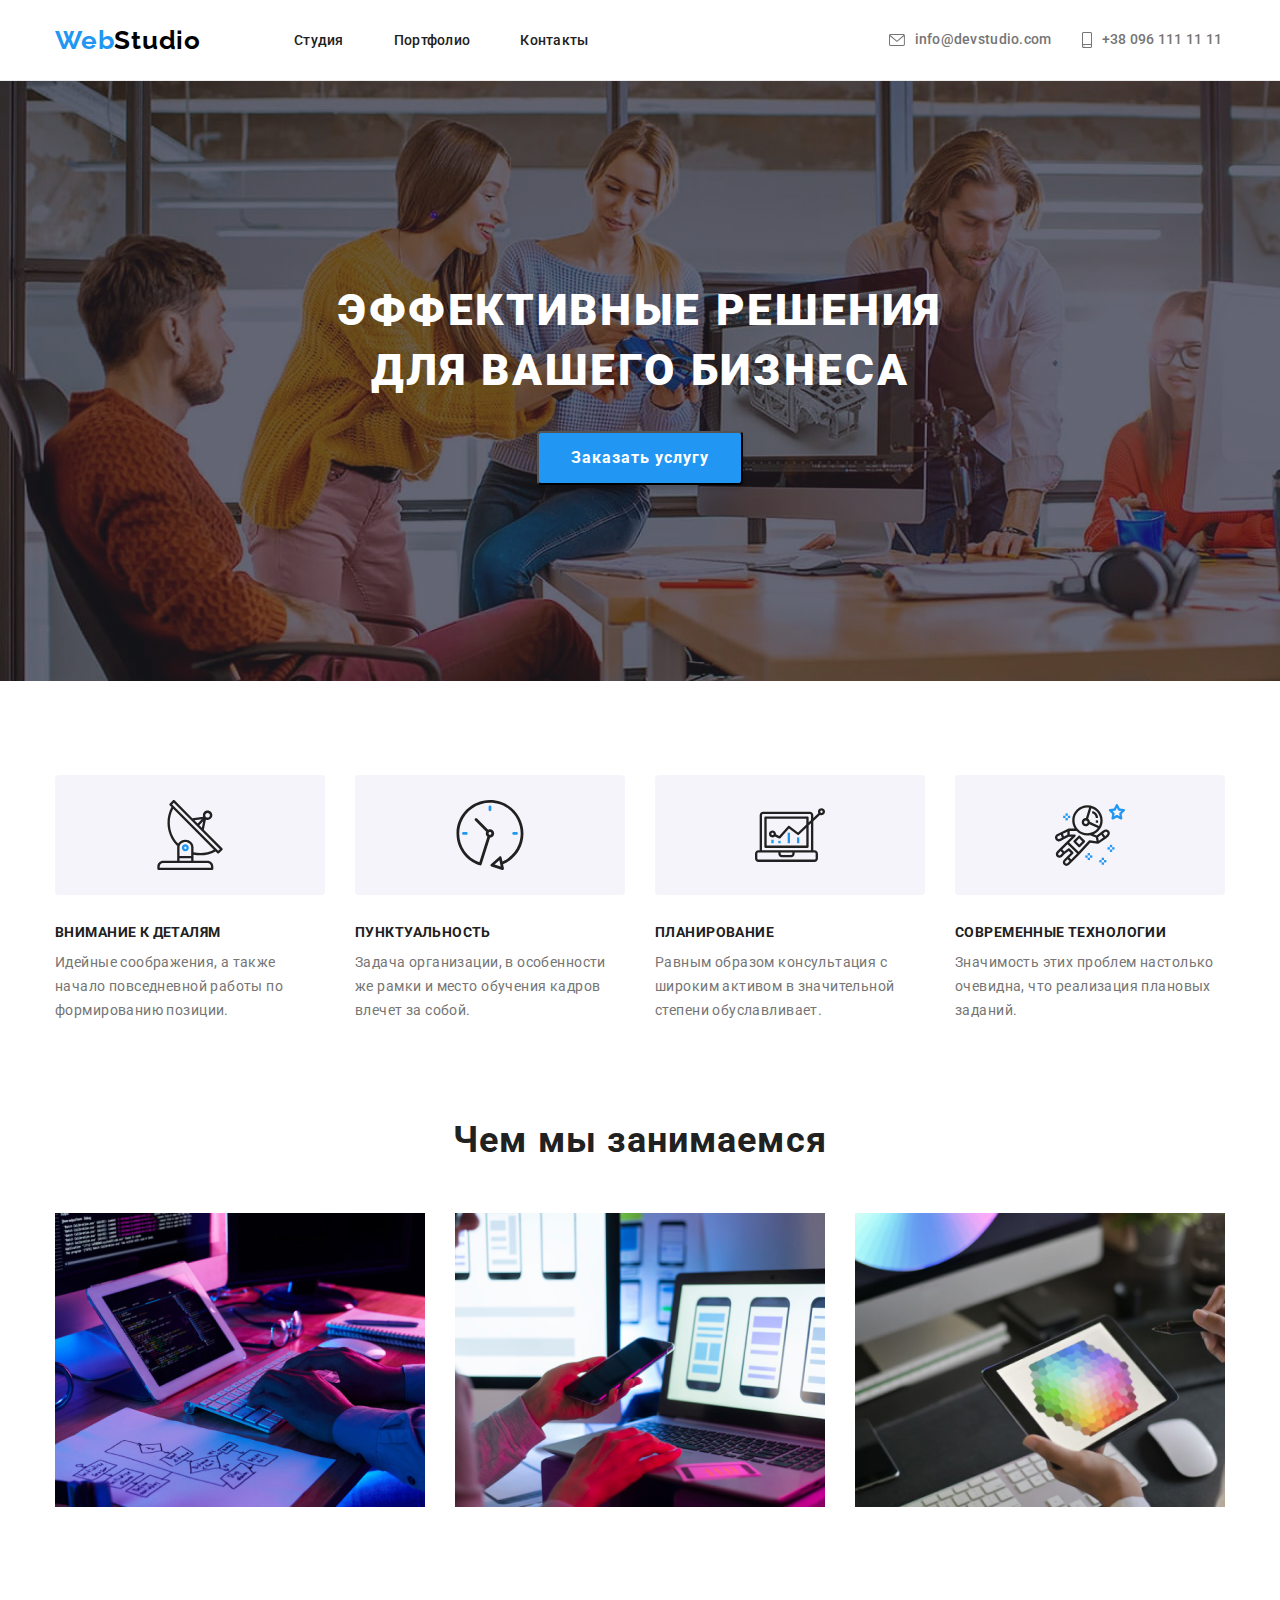
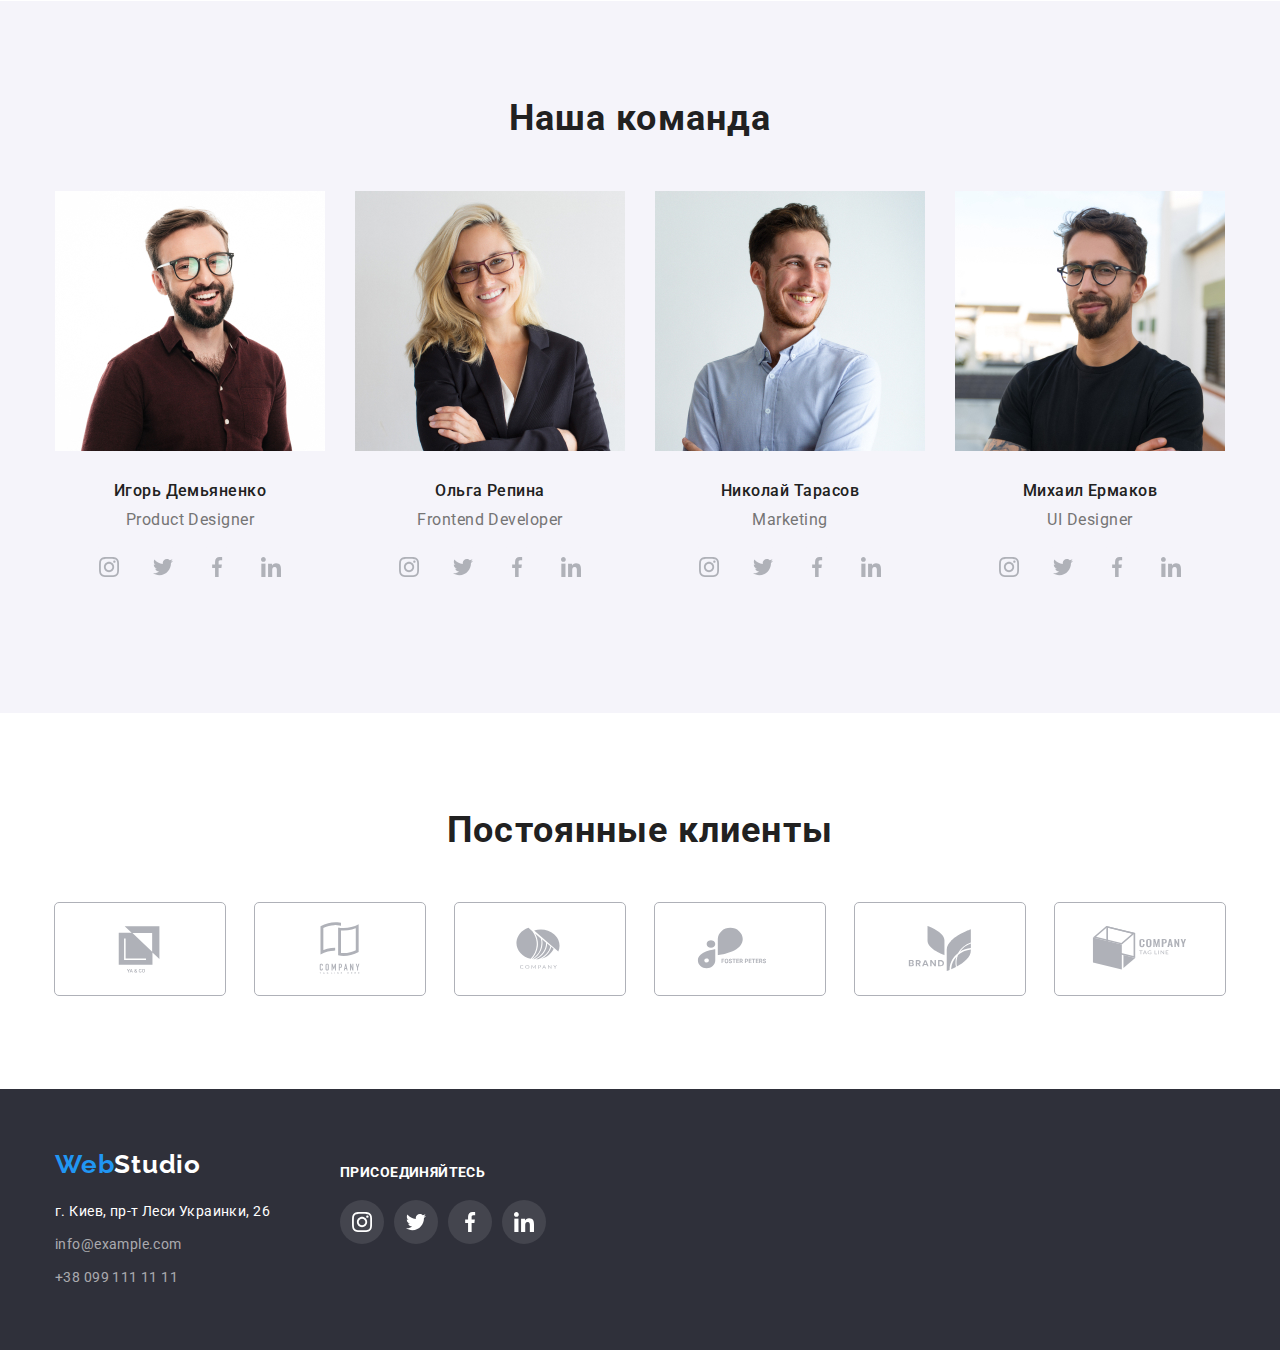
<file: index.html>
<!DOCTYPE html>
<html lang="ru">

<head>
    <meta charset="UTF-8" />
    <meta http-equiv="X-UA-Compatible" content="IE=edge" />
    <meta name="viewport" content="width=device-width, initial-scale=1.0" />
    <title>WebStudio</title>
    
    <link rel="preconnect" href="https://fonts.googleapis.com">
    <link rel="preconnect" href="https://fonts.gstatic.com" crossorigin>
    <link
        href="https://fonts.googleapis.com/css2?family=Raleway:wght@700&family=Roboto:wght@400;500;700;900&display=swap"
        rel="stylesheet">
    <link rel="stylesheet"
        href="https://cdnjs.cloudflare.com/ajax/libs/modern-normalize/1.1.0/modern-normalize.min.css" />
    <link rel="stylesheet" href="./css/styles.css">
    </head>


<body class="body">
    <header class="header">
        <div class="container">
            <div class="header-container">
                <div class="webstudio-container">
                    <a href="" class="web-link link" lang="en">Web<span class="studio-link link" lang="en">Studio</span></a>
                </div>
                <nav class="nav">
                    <ul class="header-link-set list">
                        <li class="studio"><a class="header-page-link link" href="./index.html">Студия</a></li>
                        <li class="portfolio"><a class="header-page-link link" href="./portfolio.html">Портфолио</a></li>
                        <li class="contacts"><a class="header-page-link link" href="">Контакты</a></li>
                    </ul>
                </nav>
                <ul class="mail-tel-container list">
                    <li>
                        <a class="mail-link link" href="mailto:info@devstudio.com">
                            <svg class="icon-mail" width='16' height='12'>
                                <use href='./images/sprite.svg#icon-mail'></use>
                            </svg>info@devstudio.com</a>
                    </li>
                    <li>
                        <a class="tel-link link" href="tel:+380961111111">
                            <svg class="icon-phone" width='10' height='16'>
                                <use href='./images/sprite.svg#icon-phone'></use>
                            </svg>+38 096 111 11 11</a>
                    </li>
                </ul>
            </div>
        </div>
    </header>
    <main>
        <section class="hero">
            <h1 class="hero-text">Эффективные решения для вашего бизнеса</h1>
            <button class="hero-button" type="button">Заказать услугу</button>
        </section>
        <section class="central-list-container">
            <div class="container">
                <ul class="card-set-one list">
                    <li class="central-list-item">
                        <div class="icon-block">
                            <svg class="icon-antenna" width='70' height='70'>
                                <use href='./images/sprite.svg#icon-antenna'></use>
                            </svg>
                        </div>
                        <h3 class="central-list-title">Внимание к деталям</h3>
                        <p class="central-list-text">
                            Идейные соображения, а также начало повседневной работы по
                            формированию позиции.
                        </p>
                    </li>

                    <li class="central-list-item">
                        <div class="icon-block">
                            <svg class="icon-clock" width='70' height='70'>
                                <use href='./images/sprite.svg#icon-clock'></use>
                            </svg>
                        </div>
                        <h3 class="central-list-title">Пунктуальность</h3>
                        <p class="central-list-text">
                            Задача организации, в особенности же рамки и место обучения кадров
                            влечет за собой.
                        </p>
                    </li>

                    <li class="central-list-item">
                        <div class="icon-block">
                            <svg class="icon-diagram" width='70' height='70'>
                                <use href='./images/sprite.svg#icon-diagram'></use>
                            </svg>
                        </div>
                        <h3 class="central-list-title">Планирование</h3>
                        <p class="central-list-text">
                            Равным образом консультация с широким активом в значительной степени
                            обуславливает.
                        </p>
                    </li>

                    <li class="central-list-item">
                        <div class="icon-block">
                            <svg class="icon-astronaut" width='70' height='70'>
                                <use href='./images/sprite.svg#icon-astronaut'></use>
                            </svg>
                        </div>
                        <h3 class="central-list-title">Современные технологии</h3>
                        <p class="central-list-text">
                            Значимость этих проблем настолько очевидна, что реализация плановых
                            заданий.
                        </p>
                    </li>
                </ul>
            </div>
        </section>
        <section class="what-we-do-section">
            <div class="container">
                <h2 class="central-title">Чем мы занимаемся</h2>
                <ul class="what-we-do-images list">
                    <li class="what-we-do-item">
                        <img src="./images/whatwedo1.jpg" alt="гарна-картинка1" width="370" />
                    </li>
                    
                    <li class="what-we-do-item">
                        <img src="./images/whatwedo2.jpg" alt="гарна-картинка2" width="370" />
                    </li>
                    
                    <li class="what-we-do-item">
                        <img src="./images/whatwedo3.jpg" alt="гарна-картинка3" width="370" />
                    </li>
                </ul>
            </div>
        </section>
        <section class="our-team-section">
            <div class="container">            
                <h2 class="central-title">Наша команда</h2>
                <ul class="team-card-set list">
                    <li class="team-item">
                        <div class="team-img-thumb">
                            <img src="./images/igor.jpg" alt="Игорь" width="270" />
                        </div>
                        <div class="card-set-gap">
                            <h3 class="team-name"> Игорь Демьяненко</h3>
                            <p class="team-position" lang="en">Product Designer</p>
                            <ul class="team-socials socials-list list">
                                <li class="socials-item">
                                    <a class="socials-link link" href="">
                                        <svg class="socials-icon" width="20" height="20">
                                            <use href='./images/sprite.svg#icon-instagram'></use>
                                        </svg>
                                    </a>
                                </li>

                                <li class="socials-item">
                                    <a class="socials-link link" href="">
                                        <svg class="socials-icon" width="20" height="20">
                                            <use href='./images/sprite.svg#icon-twitter'></use>
                                        </svg>
                                    </a>
                                </li>

                                <li class="socials-item">
                                    <a class="socials-link link" href="">
                                        <svg class="socials-icon" width="20" height="20">
                                            <use href='./images/sprite.svg#icon-facebook'></use>
                                        </svg>
                                    </a>
                                </li>

                                <li class="socials-item">
                                    <a class="socials-link link" href="">
                                        <svg class="socials-icon" width="20" height="20">
                                            <use href='./images/sprite.svg#icon-linkedin'></use>
                                        </svg>
                                    </a>
                                </li>
                            </ul>
                        </div>
                    </li>

                    <li class="team-item">
                        <div class="team-img-thumb">
                            <img src="./images/olga.jpg" alt="Ольга" width="270" />
                        </div>
                        <div class="card-set-gap">
                            <h3 class="team-name">Ольга Репина</h3>
                            <p class="team-position" lang="en">Frontend Developer</p>
                            <ul class="team-socials socials-list list">
                                <li class="socials-item">
                                    <a class="socials-link link" href="">
                                        <svg class="socials-icon" width="20" height="20">
                                            <use href='./images/sprite.svg#icon-instagram'></use>
                                        </svg>
                                    </a>
                                </li>

                                <li class="socials-item">
                                    <a class="socials-link link" href="">
                                        <svg class="socials-icon" width="20" height="20">
                                            <use href='./images/sprite.svg#icon-twitter'></use>
                                        </svg>
                                    </a>
                                </li>

                                <li class="socials-item">
                                    <a class="socials-link link" href="">
                                        <svg class="socials-icon" width="20" height="20">
                                            <use href='./images/sprite.svg#icon-facebook'></use>
                                        </svg>
                                    </a>
                                </li>

                                <li class="socials-item">
                                    <a class="socials-link link" href="">
                                        <svg class="socials-icon" width="20" height="20">
                                            <use href='./images/sprite.svg#icon-linkedin'></use>
                                        </svg>
                                    </a>
                                </li>
                            </ul>
                        </div>
                    </li>

                    <li class="team-item">
                        <div class="team-img-thumb">
                            <img src="./images/nikolay.jpg" alt="Николай" width="270" />
                        </div>
                        <div class="card-set-gap">
                            <h3 class="team-name">Николай Тарасов</h3>
                            <p class="team-position" lang="en">Marketing</p>
                            <ul class="team-socials socials-list list">
                                <li class="socials-item">
                                    <a class="socials-link link" href="">
                                        <svg class="socials-icon" width="20" height="20">
                                            <use href='./images/sprite.svg#icon-instagram'></use>
                                        </svg>
                                    </a>
                                </li>

                                <li class="socials-item">
                                    <a class="socials-link link" href="">
                                        <svg class="socials-icon" width="20" height="20">
                                            <use href='./images/sprite.svg#icon-twitter'></use>
                                        </svg>
                                    </a>
                                </li>

                                <li class="socials-item">
                                    <a class="socials-link link" href="">
                                        <svg class="socials-icon" width="20" height="20">
                                            <use href='./images/sprite.svg#icon-facebook'></use>
                                        </svg>
                                    </a>
                                </li>

                                <li class="socials-item">
                                    <a class="socials-link link" href="">
                                        <svg class="socials-icon" width="20" height="20">
                                            <use href='./images/sprite.svg#icon-linkedin'></use>
                                        </svg>
                                    </a>
                                </li>
                            </ul>
                        </div>
                        
                    </li>

                    <li class="team-item">
                        <div class="team-img-thumb">
                            <img src="./images/mikhail.jpg" alt="Михаил" width="270" />
                        </div>
                        <div class="card-set-gap">
                            <h3 class="team-name">Михаил Ермаков</h3>
                            <p class="team-position" lang="en">UI Designer</p>
                            <ul class="team-socials socials-list list">
                                <li class="socials-item">
                                    <a class="socials-link link" href="">
                                        <svg class="socials-icon" width="20" height="20">
                                            <use href='./images/sprite.svg#icon-instagram'></use>
                                        </svg>
                                    </a>
                                </li>

                                <li class="socials-item">
                                    <a class="socials-link link" href="">
                                        <svg class="socials-icon" width="20" height="20">
                                            <use href='./images/sprite.svg#icon-twitter'></use>
                                        </svg>
                                    </a>
                                </li>

                                <li class="socials-item">
                                    <a class="socials-link link" href="">
                                        <svg class="socials-icon" width="20" height="20">
                                            <use href='./images/sprite.svg#icon-facebook'></use>
                                        </svg>
                                    </a>
                                </li>

                                <li class="socials-item">
                                    <a class="socials-link link" href="">
                                        <svg class="socials-icon" width="20" height="20">
                                            <use href='./images/sprite.svg#icon-linkedin'></use>
                                        </svg>
                                    </a>
                                </li>
                            </ul>
                        </div>
                        
                    </li>
                </ul>
            </div>
        </section>
        <section class="our-clients">
            <div class="container">
                <h2 class="central-title">Постоянные клиенты</h2>
                <ul class="our-clients-list list">
                    <li class="client-item">
                        <a class="clients-link link" href="">
                            <svg class="client-icon" width="106" height="60">
                                <use href='./images/sprite.svg#icon-client1'></use>
                            </svg>
                        </a>
                    </li>

                    <li class="client-item">
                        <a class="clients-link link" href="">
                            <svg class="client-icon" width="106" height="60">
                                <use href='./images/sprite.svg#icon-client2'></use>
                            </svg>
                        </a>
                    </li>

                    <li class="client-item">
                        <a class="clients-link link" href="">
                            <svg class="client-icon" width="106" height="60">
                                <use href='./images/sprite.svg#icon-client3'></use>
                            </svg>
                        </a>
                    </li>

                    <li class="client-item">
                        <a class="clients-link link" href="">
                            <svg class="client-icon" width="106" height="60">
                                <use href='./images/sprite.svg#icon-client4'></use>
                            </svg>
                        </a>
                    </li>

                    <li class="client-item">
                        <a class="clients-link link" href="">
                            <svg class="client-icon" width="106" height="60">
                                <use href='./images/sprite.svg#icon-client5'></use>
                            </svg>
                        </a>
                    </li>

                    <li class="client-item">
                        <a class="clients-link link" href="">
                            <svg class="client-icon" width="106" height="60">
                                <use href='./images/sprite.svg#icon-client6'></use>
                            </svg>
                        </a>
                    </li>

                </ul>
            </div>


        </section>
    </main>
    <footer class="footer">
        <div class="container">
            <ul class="contacts-and-socials">
                <li class="link">
                    <div class="webstudio-container-footer">
                        <a href="" class="web-link link" lang="en">Web<span class="studio-link-footer link" lang="en">Studio</span></a>
                    </div>
                    <div class="contacts-container-footer">
                        <address class="address">г. Киев, пр-т Леси Украинки, 26</address>
                        <a class="footer-mail-tel link" lang="en" href="mailto:info@example.com">info@example.com</a>
                        <a class="footer-mail-tel link" href="tel:+380991111111">+38 099 111 11 11</a>
                    </div>
                </li>
                <div class="join-us">
                    <p class="join-us-title">ПРИСОЕДИНЯЙТЕСЬ</p>
                    <ul class="team-socials socials-list list">
                        <li class="socials-item">
                            <a class="socials-link-footer link" href="">
                                <svg class="socials-icon-footer" width="20" height="20">
                                    <use href='./images/sprite.svg#icon-instagram'></use>
                                </svg>
                            </a>
                        </li>

                        <li class="socials-item">
                            <a class="socials-link-footer link" href="">
                                <svg class="socials-icon-footer" width="20" height="20">
                                    <use href='./images/sprite.svg#icon-twitter'></use>
                                </svg>
                            </a>
                        </li>

                        <li class="socials-item">
                            <a class="socials-link-footer link" href="">
                                <svg class="socials-icon-footer" width="20" height="20">
                                    <use href='./images/sprite.svg#icon-facebook'></use>
                                </svg>
                            </a>
                        </li>

                        <li class="socials-item">
                            <a class="socials-link-footer link" href="">
                                <svg class="socials-icon-footer" width="20" height="20">
                                    <use href='./images/sprite.svg#icon-linkedin'></use>
                                </svg>
                            </a>
                        </li>
                    </ul>
                </div>
                <li class="link">

                </li>
            </ul>
        </div>
        
    </footer>
</body>

</html>
</file>
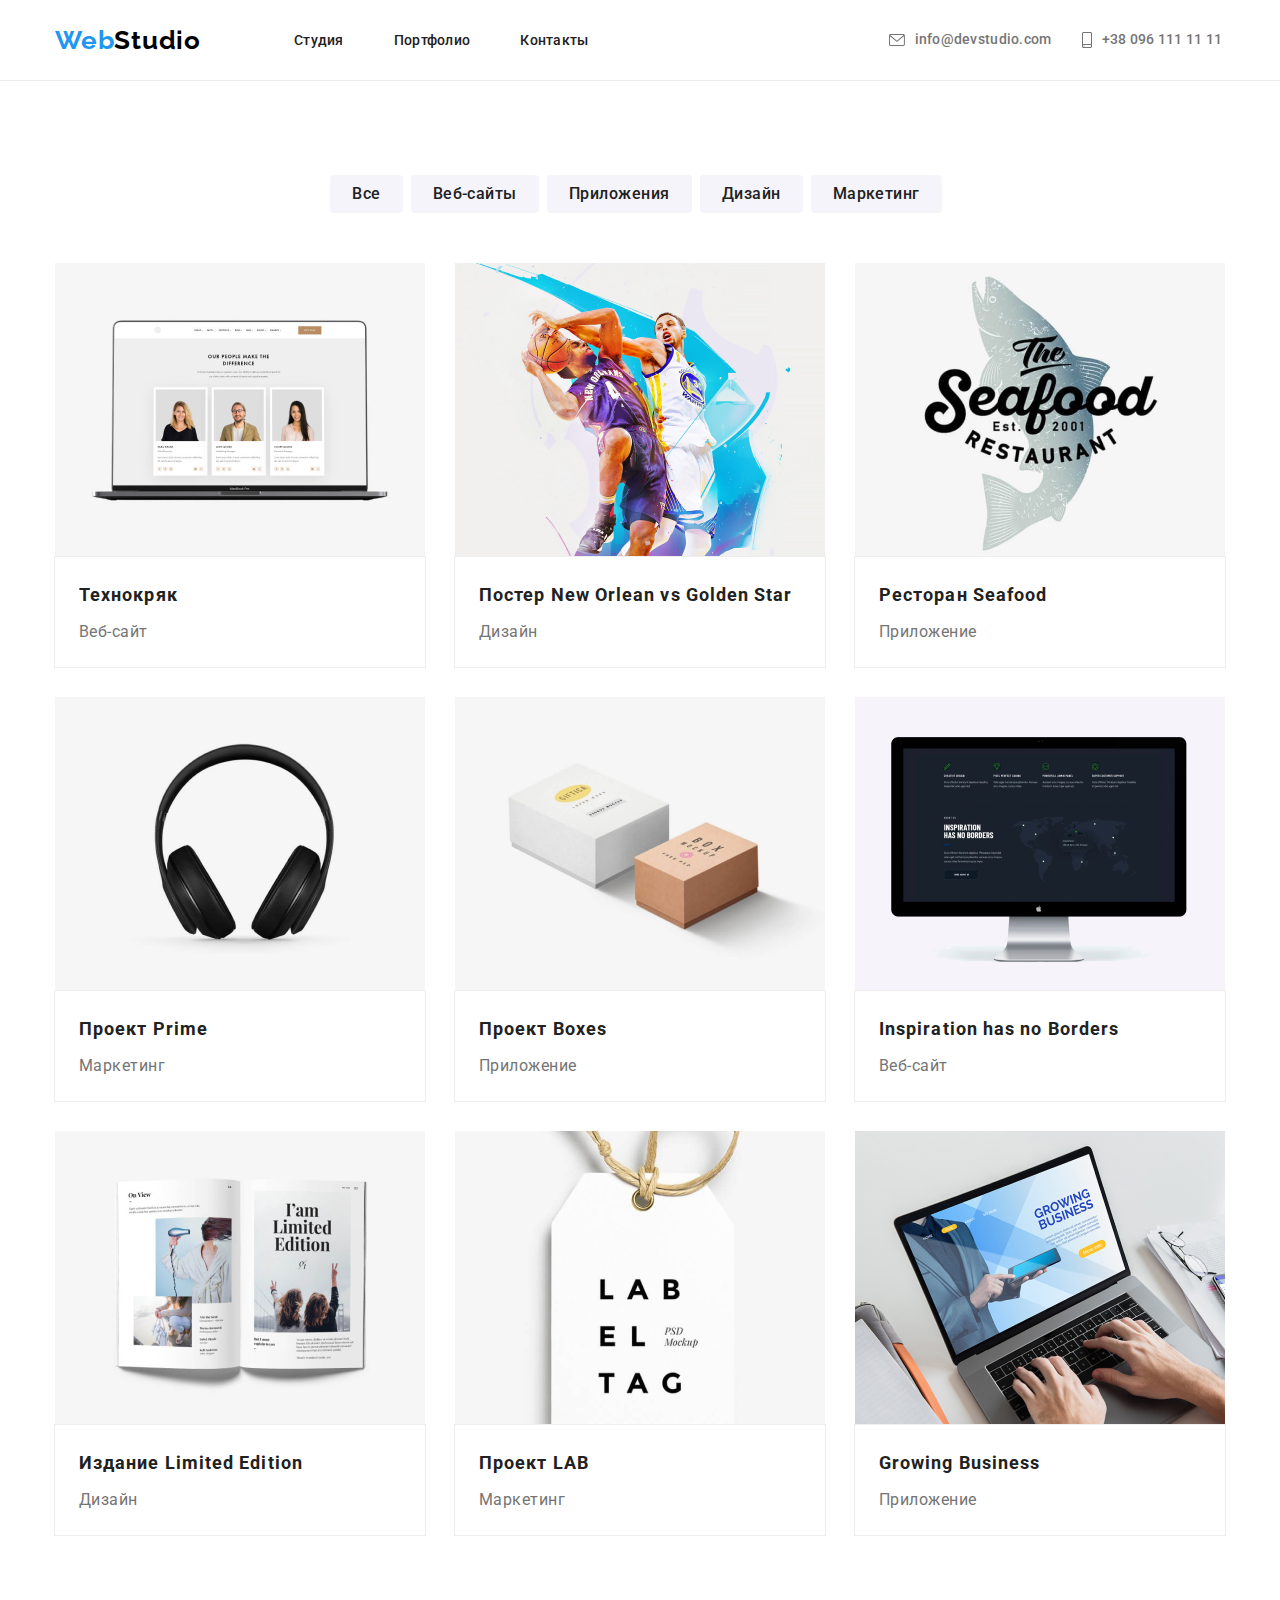
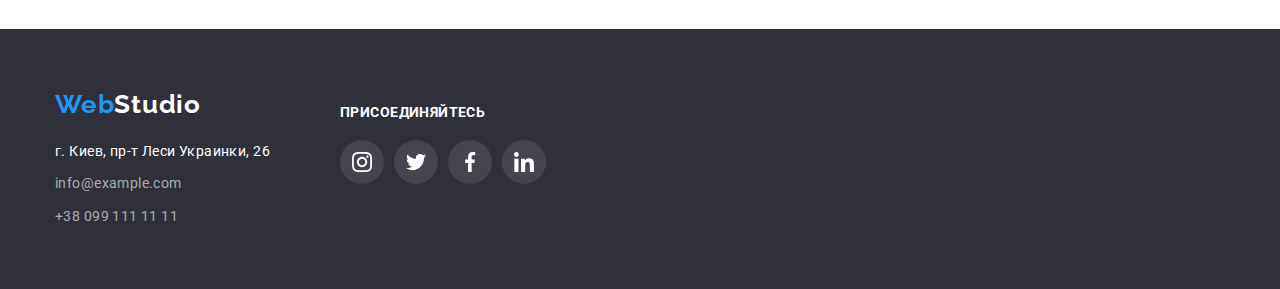
<file: portfolio.html>
<!DOCTYPE html>
<html lang="ru">

<head>
    <meta charset="UTF-8" />
    <meta http-equiv="X-UA-Compatible" content="IE=edge" />
    <meta name="viewport" content="width=device-width, initial-scale=1.0" />
    <title>Portfolio</title>
    <link rel="stylesheet"
        href="https://cdnjs.cloudflare.com/ajax/libs/modern-normalize/1.1.0/modern-normalize.min.css" />
    <link rel="preconnect" href="https://fonts.googleapis.com">
    <link rel="preconnect" href="https://fonts.gstatic.com" crossorigin>
    <link
        href="https://fonts.googleapis.com/css2?family=Raleway:wght@700&family=Roboto:wght@400;500;700;900&display=swap"
        rel="stylesheet">
    <link rel="stylesheet" href="./css/styles.css">
</head>

<body class="body">
    <header class="header">
        <div class="container">
            <div class="header-container">
                <div class="webstudio-container">
                    <a href="" class="web-link link" lang="en">Web<span class="studio-link link" lang="en">Studio</span></a>
                </div>
                <nav class="nav">
                    <ul class="header-link-set list">
                        <li class="studio"><a class="header-page-link link" href="./index.html">Студия</a></li>
                        <li class="portfolio"><a class="header-page-link link" href="./portfolio.html">Портфолио</a></li>
                        <li class="contacts"><a class="header-page-link link" href="">Контакты</a></li>
                    </ul>
                </nav>
                <div class="mail-tel-container">
                    <a class="header-mail-tel mail-link link" href="mailto:info@devstudio.com">
                        <svg class="icon-mail" width='16' height='12'>
                            <use href='./images/sprite.svg#icon-mail'></use>
                        </svg>info@devstudio.com</a>
                    <a class="header-mail-tel tel-link link" href="tel:+380961111111">
                        <svg class="icon-phone" width='10' height='16'>
                            <use href='./images/sprite.svg#icon-phone'></use>
                        </svg>+38 096 111 11 11</a>
                </div>
            </div>
        </div>
    </header>
    <main>
        <section class="portfolio-container">
            <div class="container">
                <ul class="portfolio-button-set list">
                    <li class="portfolio-button-item"><button class="portfolio-button" type="button">Все</button></li>
                    <li class="portfolio-button-item"><button class="portfolio-button" type="button">Веб-сайты</button></li>
                    <li class="portfolio-button-item"><button class="portfolio-button" type="button">Приложения</button></li>
                    <li class="portfolio-button-item"><button class="portfolio-button" type="button">Дизайн</button></li>
                    <li class="portfolio-button-item"><button class="portfolio-button" type="button">Маркетинг</button></li>
                </ul>
                <ul class="portfolio-card-set list">
                    
                    <li class="portfolio-item portfolio-item-link">
                        <a class="link" href="">
                            <div class="portfolio-img-thumb">
                                <img src="./images/portfolio/tekhnokryak.jpg" alt="Технокряк" width="370" />
                            </div>
                            <div class="portfolio-description">
                                <h3 class="portfolio-title">Технокряк</h3>
                                <p class="portfolio-text">Веб-сайт</p>
                            </div>
                        </a>
                    </li>
                    
                    <li class="portfolio-item portfolio-item-link">
                        <a href="" class="link">
                            <div class="portfolio-img-thumb">
                                <img src="./images/portfolio/New-Orlean-vs-Golden-Star.jpg" alt="Постер" width="370" />
                            </div>
                            <div class="portfolio-description">
                                <h3 class="portfolio-title">Постер New Orlean vs Golden Star</h3>
                                <p class="portfolio-text">Дизайн</p>
                            </div>
                        </a>
                    </li>

                    <li class="portfolio-item portfolio-item-link">
                        <a href="" class="link">
                            <div class="portfolio-img-thumb">
                                <img src="./images/portfolio/seafood.jpg" alt="Приложение" width="370" />
                            </div>
                            <div class="portfolio-description">
                                <h3 class="portfolio-title">Ресторан Seafood</h3>
                                <p class="portfolio-text">Приложение</p>
                            </div>
                        </a>
                    </li>

                    <li class="portfolio-item portfolio-item-link">
                        <a href="" class="link">
                            <div class="portfolio-img-thumb">
                                <img src="./images/portfolio/prime.jpg" alt="Прайм" width="370" />
                            </div>
                            <div class="portfolio-description">
                                <h3 class="portfolio-title">Проект Prime</h3>
                                <p class="portfolio-text">Маркетинг</p>
                            </div>
                        </a>
                    </li>

                    <li class="portfolio-item portfolio-item-link">
                        <a href="" class="link">
                            <div class="portfolio-img-thumb">
                                <img src="./images/portfolio/boxes.jpg" alt="Проект Боксес" width="370">
                            </div>
                            <div class="portfolio-description">
                                <h3 class="portfolio-title">Проект Boxes</h3>
                                <p class="portfolio-text">Приложение</p>
                            </div>
                        </a>
                    </li>

                    <li class="portfolio-item portfolio-item-link">
                        <a href="" class="link">
                            <div class="portfolio-img-thumb">
                                <img src="./images/portfolio/Inspiration-has-no-Borders.jpg" lang="en"
                                alt="Inspiration has no Borders" width="370">
                            </div>
                            <div class="portfolio-description">
                                <h3 class="portfolio-title" lang="en">Inspiration has no Borders</h3>
                                <p class="portfolio-text">Веб-сайт</p>
                            </div>
                        </a>
                    </li>

                    <li class="portfolio-item portfolio-item-link">
                        <a href="" class="link">
                            <div class="portfolio-img-thumb">
                                <img src="./images/portfolio/limited-edition.jpg" alt="Издание Limited Edition" width="370">
                            </div>
                            <div class="portfolio-description">
                                <h3 class="portfolio-title">Издание Limited Edition</h3>
                                <p class="portfolio-text">Дизайн</p>
                            </div>
                        </a>
                    </li>

                    <li class="portfolio-item portfolio-item-link">
                        <a href="" class="link">
                            <div class="portfolio-img-thumb">
                                <img src="./images/portfolio/lab.jpg" alt="Проект LAB" width="370">
                            </div>
                            <div class="portfolio-description">
                                <h3 class="portfolio-title">Проект LAB</h3>
                                <p class="portfolio-text">Маркетинг</p>
                            </div>
                        </a>
                    </li>

                    <li class="portfolio-item portfolio-item-link">
                        <a href="" class="link">
                            <div class="portfolio-img-thumb">
                                <img src="./images/portfolio/growing-business.jpg" alt="Growing Business" width="370">
                            </div>
                            <div class="portfolio-description">
                                <h3 class="portfolio-title" lang="en">Growing Business</h3>
                                <p class="portfolio-text">Приложение</p>
                            </div>
                        </a>
                    </li>
                </ul>
            </div>
        </section>

    </main>
    <footer class="footer">
        <div class="container">
            <ul class="contacts-and-socials">
                <li class="link">
                    <div class="webstudio-container-footer">
                        <a href="" class="web-link link" lang="en">Web<span class="studio-link-footer link" lang="en">Studio</span></a>
                    </div>
                    <div class="contacts-container-footer">
                        <address class="address">г. Киев, пр-т Леси Украинки, 26</address>
                        <a class="footer-mail-tel link" lang="en" href="mailto:info@example.com">info@example.com</a>
                        <a class="footer-mail-tel link" href="tel:+380991111111">+38 099 111 11 11</a>
                    </div>
                </li>
                <div class="join-us">
                    <p class="join-us-title">ПРИСОЕДИНЯЙТЕСЬ</p>
                    <ul class="team-socials socials-list list">
                        <li class="socials-item">
                            <a class="socials-link-footer link" href="">
                                <svg class="socials-icon-footer" width="20" height="20">
                                    <use href='./images/sprite.svg#icon-instagram'></use>
                                </svg>
                            </a>
                        </li>

                        <li class="socials-item">
                            <a class="socials-link-footer link" href="">
                                <svg class="socials-icon-footer" width="20" height="20">
                                    <use href='./images/sprite.svg#icon-twitter'></use>
                                </svg>
                            </a>
                        </li>

                        <li class="socials-item">
                            <a class="socials-link-footer link" href="">
                                <svg class="socials-icon-footer" width="20" height="20">
                                    <use href='./images/sprite.svg#icon-facebook'></use>
                                </svg>
                            </a>
                        </li>

                        <li class="socials-item">
                            <a class="socials-link-footer link" href="">
                                <svg class="socials-icon-footer" width="20" height="20">
                                    <use href='./images/sprite.svg#icon-linkedin'></use>
                                </svg>
                            </a>
                        </li>
                    </ul>
                </div>
                <li class="link">

                </li>
            </ul>
        </div>
        
    </footer>
</body>

</html>
</file>
<file: css/styles.css>
:root {
  --brand-color: #2196f3;
  --white-color: #ffffff;
  --nav-color: #212121;
  --color-gray: #757575;
  --color-dark-gray: #2f303a;
  --card-set-gap: 30px;
  --button-set-gap: 8px;
  --icon-gray: #afb1b8;
}

.body {
  font-family: "Roboto", sans-serif;
  background-color: var(--white-color);
}

.list {
  list-style: none;
  margin: 0;
}

.link {
  text-decoration: none;
}

.hero-button {
  background-color: var(--brand-color);
  cursor: pointer;
}

img {
  display: block;
  max-width: 100%;
}

ul {
  margin: 0;
  padding: 0;
  list-style: none;
}

h1, h2, h3, p {
  margin-top: 0;
  margin-bottom: 0;
}

.container {
  width: 1200px;
  padding-left: 15px;
  padding-right: 15px;
  /* padding-top: 94px; */
  margin: auto;
}

* {
  box-sizing: border-box;
}

/* -------------HEADER--------------- */
.header {
  margin-left: auto;
  margin-right: auto;
  background-color: var(--white-color);
  border-bottom: 1px solid #ECECEC;
  display: block;
}

.webstudio-container {
  margin-right: 93px;
}

.icon-mail,
.icon-phone {
  margin-right: 10px;
  /* fill: var(--color-gray); */
}

.icon-phone {
  margin-left: 30px;
}

/* .icon-mail{
  fill: var(--color-gray);
} */

.header-container {
  height: 80px;
  margin: 0 auto;
  display: flex;
  align-items: center;
  
}

.header-link-set {
  display: flex;
  margin-right: 200px;
}

.web-link {
  font-family: "Raleway", sans-serif;
  font-style: normal;
  font-weight: bold;
  font-size: 26px;
  line-height: 1.19;
  letter-spacing: 0.03em;
  color: var(--brand-color);
}

.studio-link {
  font-family: "Raleway", sans-serif;
  font-style: normal;
  font-weight: bold;
  font-size: 26px;
  line-height: 1.19;
  letter-spacing: 0.03em;
  color: #000000;
}

.studio {
  margin-right: 50px;
}

.portfolio {
  margin-right: 50px;
}

.header-page-link {
  font-weight: 500;
  font-size: 14px;
  line-height: 1.14;
  letter-spacing: 0.02em;
  color: var(--nav-color);
}

.studio-link:hover,
.studio-link:focus,
.header-page-link:hover,
.header-page-link:focus {
  color: var(--brand-color);
}

/* .header-mail-tel {
  font-weight: 500;
  font-size: 14px;
  line-height: 1.14;
  letter-spacing: 0.02em;
  color: var(--color-gray);
  display: flex;
  align-items: center;
  justify-content: center;
  flex-wrap: wrap;
} */

.mail-tel-container {
  font-weight: 500;
  font-size: 14px;
  line-height: 1.14;
  letter-spacing: 0.02em;
  color: var(--color-gray);
  display: flex;
  align-items: center;
  flex-basis: auto;
  margin-left: 100px;
}

.mail-link,
.tel-link {
  color: var(--color-gray);
  fill: #757575;
}

.mail-link {
  display: flex;
  align-items: center;
}

.tel-link {
  display: flex;
  align-items: center;
}

.mail-link:hover,
.mail-link:focus,
.tel-link:hover,
.tel-link:focus,
.icon-phone:hover,
.icon-phone:focus,
.icon-mail:hover,
.icon-mail:focus {
  fill: var(--brand-color);
  color: var(--brand-color);
}

/* .footer-mail-tel:hover,
.footer-mail-tel:focus,
.header-mail-tel:hover,
.header-mail-tel:focus {
  color: var(--brand-color);
} */

/* ----------------------------HERO--------------- */

.hero {
  background-color: var(--color-dark-gray);
  height: 600px;
  max-width: 1600px;
  margin-left: auto;
  margin-right: auto;
  padding-top: 200px;
  padding-bottom: 200px;
  background-image: linear-gradient( rgba(47, 48, 58, 0.4), rgba(47, 48, 58, 0.4)), url(../images/hero.jpg);
}

.hero-text {
  font-style: normal;
  font-weight: 900;
  font-size: 44px;
  line-height: 1.36;
  text-align: center;
  letter-spacing: 0.06em;
  text-transform: uppercase;
  color: var(--white-color);
  width: 696px;
  margin:  0 auto;
  margin-top: inherit;
  margin-bottom: 30px;
}

.hero-button {
  font-style: normal;
  font-weight: bold;
  font-size: 16px;
  line-height: 1.87;
  display: flex;
  align-items: center;
  text-align: center;
  letter-spacing: 0.06em;
  color: var(--white-color);
  margin: 0 auto;
  padding: 10px 32px;
  box-shadow: 0px 4px 4px rgba(0, 0, 0, 0.15);
  border-radius: 4px;
}

/* ----------------------------CENTRAL LIST--------------- */

.central-list-title {
  font-size: 14px;
  line-height: 1.14;
  letter-spacing: 0.03em;
  text-transform: uppercase;
  color: var(--nav-color);
  margin-top: 0;
  margin-bottom: 10px;
}

.central-list-text {
  font-size: 14px;
  line-height: 1.71;
  letter-spacing: 0.03em;
  color: var(--color-gray);
}

.central-list-container {
  background-color: transparent;
  padding-top: 94px;
  padding-bottom: 94px;
}

.card-set-one {
  display: flex;
  margin-right: -30px;

}

.central-list-item {
  flex-basis: calc((100% - 120px) / 4);
}

.icon-block {
  display: flex;
  justify-content: center;
  align-items: center;
  height: 120px;
  background-color: #f5f4fa;
  border-radius: 4px;
  margin-bottom: 30px;
}

.icon-antenna {
  position: center;
}

.card-set-one > .central-list-item:not(:last-child) {
  margin-right: 30px;
}

/* ----------------------------WHAT WE DO--------------- */

.what-we-do-container {
  background-color: transparent;
  padding-top: 0;
  padding-bottom: 94px;
}

.what-we-do-section {
  padding-bottom: 94px;
}

.what-we-do-images {
  padding: 0;
  margin: 0;
  list-style: none;
  display: flex;
  margin-right: calc(-1 * var(--card-set-gap))
  /* margin-right: 30px; */
  /* justify-content: space-around; - NOT GOOD */
}

.what-we-do-images > .what-we-do-item:not(:last-child) {
  margin-right: var(--card-set-gap);
}

.what-we-do-images {
  margin-right: unset;
}

.central-title {
  font-size: 36px;
  line-height: 1.28;
  text-align: center;
  letter-spacing: 0.03em;
  color: var(--nav-color);
  margin-bottom: 50px;
}

/* ----------------------------OUR TEAM--------------- */

.team-name {
  font-weight: 500;
  font-size: 16px;
  line-height: 1.19;
  text-align: center;
  letter-spacing: 0.03em;
  color: var(--nav-color);

  margin-bottom: 10px;
}

.team-position {
  font-size: 16px;
  line-height: 1.19;
  text-align: center;
  letter-spacing: 0.03em;
  color: var(--color-gray);
  margin-bottom: 16px;
}

.our-team-section {
  padding-top: 94px;
  padding-bottom: 94px;
  margin-left: auto;
  margin-right: auto;
  background-color: #f5f4fa;
}

.team-card-set {
  padding: 0;
  margin: 0;
  list-style: none;

  display: flex;
  flex-wrap: wrap;
  margin-left: calc(-1 * var(--card-set-gap));
  margin-top: calc(-1 * var(--card-set-gap));
}

.team-item {
  flex-basis: calc(100% / 4 - var(--card-set-gap));
  margin-left: var(--card-set-gap);
  margin-top: var(--card-set-gap);
}

/* .team-img-thumb {
  margin-bottom: var(--card-set-gap);
} */

.card-set-gap {
  padding-top: var(--card-set-gap);
  padding-bottom: var(--card-set-gap);
}

.socials-list {
  display: flex;
  justify-content: center;

}

.socials-link {
  width: 44px;
  height: 44px;
  display: flex;
  align-items: center;
  justify-content: center;
  border-radius: 50%;
  background-color: #f5f4fa;
}

.socials-icon {
  fill: var(--icon-gray);
}

.socials-link:hover,
.socials-link:focus,
.socials-link:hover .socials-icon,
.socials-link:focus .socials-icon {
  fill: #ffffff;
  background-color: var(--brand-color);
}


.socials-item:not(:last-child) {
  margin-right: 10px;
}

/* ----------------------------CLIENTS--------------- */

.our-clients {
  padding-bottom: 94px;
  padding-top: 94px;
}

.our-clients-list {
  padding: 0;
  margin: 0;
  list-style: none;

  display: flex;
  flex-wrap: wrap;
  margin-left: calc(-1 * var(--card-set-gap));
}

.client-item {
  flex-basis: calc(100% / 6 - var(--card-set-gap));
  margin-left: var(--card-set-gap);
}

.clients-link {
  width: 170px;
  height: 92px;
  display: flex;
  align-items: center;
  justify-content: center;
  border-radius: 4px;
  outline: 1px solid #AFB1B8;
  fill: #AFB1B8;
}

.clients-link:hover,
.clients-link:focus {
  fill: var(--brand-color);
  outline: 1px solid var(--brand-color);
}


/* ----------------------------FOOTER--------------- */
.footer {
  /* max-width: 1600px; */
  margin: 0 auto;
  background-color: var(--color-dark-gray);
  padding-top: 60px;
  padding-bottom: 60px;
}

.webstudio-container-footer {
  /* padding-top: 60px; */
  padding-bottom: 20px;
}

.contacts-container-footer {
  display: block;
}

.footer-container {
  
}

.studio-link-footer {
  font-family: Raleway;
  font-style: normal;
  font-weight: bold;
  font-size: 26px;
  line-height: 1.19;
  letter-spacing: 0.03em;
  color: var(--white-color);
}

.studio-link-footer:hover,
.studio-link-footer:focus {
  color: var(--brand-color);
}

.address {
  font-size: 14px;
  line-height: 1.71;
  letter-spacing: 0.03em;
  color: var(--white-color);
  font-style: normal;
}

.footer-mail-tel {
  font-size: 14px;
  line-height: 1.71;
  letter-spacing: 0.03em;
  color: rgba(255, 255, 255, 0.6);
  text-decoration: none;

  display: block;
  margin-top: 9px;
}

.contacts-and-socials {
  display: flex;
}

.socials-link-footer {
  width: 44px;
  height: 44px;
  display: flex;
  align-items: center;
  justify-content: center;
  border-radius: 50%;
  background-color: rgba(255, 255, 255, 0.1);
}

.socials-icon-footer {
  fill: #ffffff;
}

.socials-link-footer:hover,
.socials-link-footer:focus,
.socials-link-footer:hover .socials-icon-footer,
.socials-link-footer:focus .socials-icon-footer {
  fill: #ffffff;
  background-color: var(--brand-color);
}

.join-us-title {
  font-size: 14px;
line-height: 16px;
letter-spacing: 0.03em;
text-transform: uppercase;
font-weight: bold;
color: #FFFFFF;
margin-bottom: 20px;
margin-top: 10px;
}

.join-us {
  margin-left: 70px;
  margin-top: 5px;
}


/* ----------------------------PORTFOLIO--------------- */

.portfolio-container {
  padding-top: 94px;
  padding-bottom: 94px;
}

.portfolio-button {
  padding: 6px 22px;
  font-weight: 500;
  font-size: 16px;
  line-height: 1.62;
  text-align: center;
  letter-spacing: 0.03em;
  color: var(--nav-color);
  cursor: pointer;

  background-color: #F5F4FA;
  border-radius: 4px;
  border: unset;
}

.portfolio-button-set {
  display: flex;
  justify-content: center;
  margin-bottom: 50px;
  margin-right: var(--button-set-gap);
}

.portfolio-button-set > .portfolio-button-item:not(:last-child) {
  margin-right: var(--button-set-gap);
}

.portfolio-button:hover,
.portfolio-button:focus {
  background-color: var(--brand-color);
  color: #ffffff;
}

.portfolio-title {
  font-size: 18px;
  line-height: 2;
  letter-spacing: 0.06em;
  color: var(--nav-color);
  margin-bottom: 4px;
}

.portfolio-text {
  font-size: 16px;
  line-height: 1.87;
  letter-spacing: 0.03em;
  color: var(--color-gray);
}


.portfolio-card-set {
  padding: 0;
  margin: 0;
  list-style: none;

  display: flex;
  flex-wrap: wrap;
  margin-left: calc(-1 * var(--card-set-gap));
  margin-top: calc(-1 * var(--card-set-gap));
}

.portfolio-item {
  flex-basis: calc(100% / 3 - var(--card-set-gap));
  margin-left: var(--card-set-gap);
  margin-top: var(--card-set-gap);
  margin-right: auto;
  
}

.portfolio-item-link:hover,
.portfolio-item-link:focus {
  box-shadow: 0px 1px 1px rgba(0, 0, 0, 0.12), 0px 4px 4px rgba(0, 0, 0, 0.06), 1px 4px 6px rgba(0, 0, 0, 0.16);
}

/* .portfolio-img-thumb {
  margin-bottom: 20px;
} */

.portfolio-description {
  padding: 20px 24px 20px 24px;
  outline: 1px solid #EEEEEE;
}
</file>
